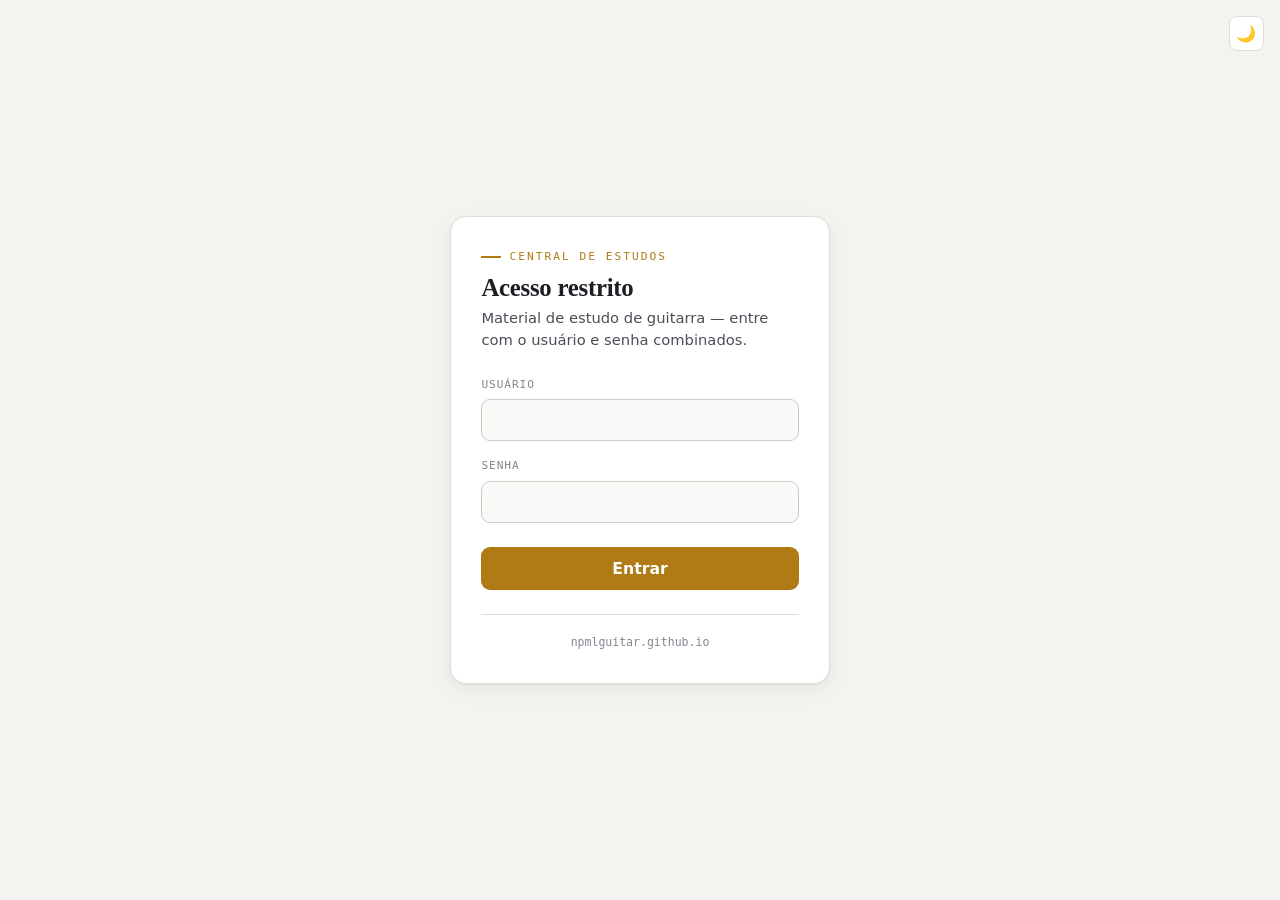
<file: index.html>
<!DOCTYPE html>
<html lang="pt-BR">
<head>
<script src="app-common.js"></script>
<meta charset="UTF-8">
<meta name="viewport" content="width=device-width, initial-scale=1.0">
<title>Central de Estudos — Guitarra</title>
<link rel="stylesheet" href="style.css">
<style>
  .wrap { max-width: 880px; }
  .topbar-inner { max-width: 880px; }
  h1 { font-size:clamp(2rem,6vw,3rem); }
  .lead { font-size:1.08rem; max-width:60ch; margin:0 0 2.2rem; }
  footer { margin-top:3rem; }

  .menu { display:grid; gap: 1rem; }
  .item {
    display:grid; grid-template-columns: auto 1fr auto; align-items:center; gap:1.1rem;
    background:var(--card); border:1px solid var(--line); border-radius:14px;
    padding:1.15rem 1.3rem; box-shadow:var(--shadow); text-decoration:none; color:inherit;
    transition: border-color .15s, transform .15s;
  }
  .item:hover { border-color:var(--brass); transform: translateY(-1px); }
  .item:focus-visible { outline:2px solid var(--focus); outline-offset:3px; }
  .glyph {
    width:3rem; height:3rem; border-radius:10px; display:grid; place-items:center;
    background:var(--brass-wash); border:1px solid var(--brass); font-size:1.35rem; flex:none;
  }
  .item-body .tag { font-family:var(--mono); font-size:.68rem; letter-spacing:.09em; text-transform:uppercase; color:var(--brass-deep); margin-bottom:.15rem; }
  .item-body h2 { font-family:var(--serif); font-size:1.2rem; font-weight:600; margin:0 0 .25rem; }
  .item-body p { margin:0; font-size:.9rem; color:var(--ink-soft); max-width:48ch; }
  .arrow { font-family:var(--mono); color:var(--ink-faint); font-size:1.1rem; }
  .item:hover .arrow { color:var(--brass); }

  .progress {
    margin-top: 2.1rem;
    background: var(--card);
    border: 1px solid var(--line);
    border-radius: 14px;
    padding: 1.2rem 1.2rem 1.05rem;
    box-shadow: var(--shadow);
  }
  .progress-head {
    display: flex;
    align-items: baseline;
    justify-content: space-between;
    gap: .8rem;
    margin-bottom: .7rem;
    flex-wrap: wrap;
  }
  .progress-head h2 {
    margin: 0;
    font-family: var(--serif);
    font-size: 1.35rem;
    font-weight: 600;
  }
  .progress-head .pct {
    font-family: var(--mono);
    font-size: .8rem;
    color: var(--brass-deep);
    border: 1px solid var(--brass);
    border-radius: 999px;
    padding: .12rem .55rem;
    background: var(--brass-wash);
  }
  .meter {
    width: 100%;
    height: 10px;
    border-radius: 999px;
    background: var(--paper-2);
    border: 1px solid var(--line);
    overflow: hidden;
  }
  .meter-fill {
    height: 100%;
    width: 0%;
    background: linear-gradient(90deg, var(--focus), var(--brass));
    transition: width .25s ease;
  }
  .progress-note {
    margin: .75rem 0 0;
    color: var(--ink-soft);
    font-size: .9rem;
  }
  .progress-grid {
    margin-top: .9rem;
    display: grid;
    gap: .6rem;
    grid-template-columns: repeat(2, minmax(0, 1fr));
  }
  @media (max-width: 620px){ .progress-grid { grid-template-columns: 1fr; } }
  .p-card {
    border: 1px solid var(--line);
    border-radius: 10px;
    background: var(--paper-2);
    padding: .7rem .8rem;
  }
  .p-card .k { font-family: var(--mono); font-size: .72rem; color: var(--ink-faint); letter-spacing: .08em; text-transform: uppercase; }
  .p-card .v { margin-top: .2rem; font-weight: 600; }
  .progress-actions {
    margin-top: .85rem;
    display: flex;
    gap: .5rem;
    flex-wrap: wrap;
  }
  .p-btn {
    border: 1px solid var(--line-strong);
    background: var(--paper-2);
    color: var(--ink);
    border-radius: 8px;
    padding: .4rem .7rem;
    font-size: .82rem;
    text-decoration: none;
    font-family: var(--sans);
    cursor: pointer;
  }
  .p-btn:hover { border-color: var(--brass); color: var(--brass-deep); }
  .p-btn:focus-visible { outline: 2px solid var(--focus); outline-offset: 2px; }

  .map { margin-top:2.6rem; }
  .map-head { display:flex; align-items:baseline; gap:.75rem; border-bottom:1px solid var(--line); padding-bottom:.6rem; margin-bottom:1.1rem; }
  .map-head .sec-num { font-family:var(--mono); font-size:.78rem; color:var(--brass); font-weight:600; }
  .map-head h2 { font-family:var(--serif); font-weight:600; font-size:1.3rem; margin:0; }
  .flow { display:flex; flex-wrap:wrap; align-items:center; gap:.5rem; font-size:.92rem; color:var(--ink-soft); }
  .flow b { color:var(--ink); font-weight:600; }
  .flow .sep { color:var(--brass); font-family:var(--mono); }
</style>
</head>
<body>
<div class="topbar"><div class="topbar-inner"><a class="brand" href="index.html">Central de estudos</a><span class="sep">·</span><span>npmlguitar.github.io</span><span class="sep">·</span><a href="#" id="logout">encerrar sessão</a><span class="sep">·</span><button type="button" id="theme-toggle" class="theme-toggle" aria-label="Alternar tema">🌙</button></div></div>
<div class="wrap">
  <header>
    <p class="eyebrow">Método Antônio Lugão · Guitarra</p>
    <h1>Central de estudos: <em>tudo num só lugar</em></h1>
    <p class="lead">Quatro peças do mesmo kit — o cronograma organiza o quando, o guia organiza o quê, os diagramas colocam a mão no braço, e os acordes trazem o repertório harmônico pronto.</p>
  </header>

  <nav class="menu">
    <a class="item" href="cronograma.html">
      <span class="glyph">🗓️</span>
      <span class="item-body">
        <span class="tag">Rotina semanal</span>
        <h2>Cronograma de estudos</h2>
        <p>O ciclo da semana — construção, pentas, campo/modos, aplicação de arpejos e checklist de cobertura.</p>
      </span>
      <span class="arrow">→</span>
    </a>

    <a class="item" href="fundamentos.html">
      <span class="glyph">🎼</span>
      <span class="item-body">
        <span class="tag">Teoria de referência</span>
        <h2>Fundamentos em Dó</h2>
        <p>Vocabulário (arpejos, pentatônica, tétrades), derivação modal, ponte qualidade→modo e aplicação de arpejos.</p>
      </span>
      <span class="arrow">→</span>
    </a>

    <a class="item" href="diagramas.html">
      <span class="glyph">🎸</span>
      <span class="item-body">
        <span class="tag">Prática no braço</span>
        <h2>Diagramas de arpejos</h2>
        <p>Braço horizontal interativo — escolha o tipo e a tônica; só as notas daquela seleção aparecem.</p>
      </span>
      <span class="arrow">→</span>
    </a>

    <a class="item" href="acordes.html">
      <span class="glyph">🎶</span>
      <span class="item-body">
        <span class="tag">Acordes de referência</span>
        <h2>12 variações de Dó</h2>
        <p>Tríade, sétimas, sexta, extensões e as formas diminuta e meio-diminuta — cada uma com o dedilhado sugerido.</p>
      </span>
      <span class="arrow">→</span>
    </a>
  </nav>

  <section class="progress" aria-live="polite">
    <div class="progress-head">
      <h2>Painel de progresso</h2>
      <span class="pct" id="p-overall">0%</span>
    </div>
    <div class="meter" aria-hidden="true"><div class="meter-fill" id="p-fill"></div></div>
    <p class="progress-note" id="p-note">Marque os checklists em Fundamentos e Cronograma para acompanhar sua evolução.</p>
    <div class="progress-grid">
      <div class="p-card"><div class="k">Fundamentos</div><div class="v" id="p-fund">0/10 concluído</div></div>
      <div class="p-card"><div class="k">Cronograma</div><div class="v" id="p-crono">0/19 concluído</div></div>
    </div>
    <div class="progress-actions">
      <a class="p-btn" href="fundamentos.html">Continuar fundamentos</a>
      <a class="p-btn" href="cronograma.html">Continuar cronograma</a>
      <button type="button" class="p-btn" id="p-reset">Resetar checklists</button>
    </div>
  </section>

  <div class="map">
    <div class="map-head"><span class="sec-num">→</span><h2>Como as peças se encaixam</h2></div>
    <p class="flow">
      <b>Cronograma</b> diz quando estudar cada bloco <span class="sep">·</span>
      <b>Fundamentos</b> explica a teoria por trás do bloco <span class="sep">·</span>
      <b>Diagramas</b> coloca a forma no braço para praticar <span class="sep">·</span>
      <b>Acordes</b> traz o repertório harmônico pronto para tocar
    </p>
  </div>

  <footer>Quatro peças, um kit só.</footer>
</div>
<script>
  if (window.NpmlGuitarApp) window.NpmlGuitarApp.initPageUi();

  (function(){
    var FUND_KEY = "npml-guitar-track-v1";
    var CRONO_KEY = "cronograma-guitarra-v1";
    var FUND_TOTAL = 10;
    var CRONO_TOTAL = 19;

    function readCount(key){
      try {
        var saved = JSON.parse(localStorage.getItem(key) || "{}");
        return Object.keys(saved).filter(function(k){ return saved[k] === true; }).length;
      } catch(e) {
        return 0;
      }
    }

    function pct(done, total){
      return total > 0 ? Math.round((done / total) * 100) : 0;
    }

    function note(overallPct){
      if (overallPct >= 90) return "Fase excelente: mantenha manutenção semanal para não perder fluidez.";
      if (overallPct >= 60) return "Ótimo ritmo: finalize as lacunas e comece a transpor para outros tons.";
      if (overallPct >= 30) return "Base em construção: priorize consistência diária nos blocos principais.";
      return "Comece pelo básico: marque pequenas vitórias e mantenha sequência de estudo.";
    }

    function renderProgress(){
      var fundDone = Math.min(readCount(FUND_KEY), FUND_TOTAL);
      var cronoDone = Math.min(readCount(CRONO_KEY), CRONO_TOTAL);
      var done = fundDone + cronoDone;
      var total = FUND_TOTAL + CRONO_TOTAL;
      var overall = pct(done, total);

      var overallEl = document.getElementById("p-overall");
      var fillEl = document.getElementById("p-fill");
      var noteEl = document.getElementById("p-note");
      var fundEl = document.getElementById("p-fund");
      var cronoEl = document.getElementById("p-crono");

      if (overallEl) overallEl.textContent = overall + "%";
      if (fillEl) fillEl.style.width = overall + "%";
      if (noteEl) noteEl.textContent = note(overall);
      if (fundEl) fundEl.textContent = fundDone + "/" + FUND_TOTAL + " concluído";
      if (cronoEl) cronoEl.textContent = cronoDone + "/" + CRONO_TOTAL + " concluído";
    }

    var resetBtn = document.getElementById("p-reset");
    if (resetBtn) {
      resetBtn.addEventListener("click", function(){
        var ok = confirm("Resetar checklists de Fundamentos e Cronograma neste navegador?");
        if (!ok) return;
        try {
          localStorage.removeItem(FUND_KEY);
          localStorage.removeItem(CRONO_KEY);
        } catch(e) {}
        renderProgress();
      });
    }

    renderProgress();
  })();
</script>
</body>
</html>
</file>
<file: style.css>
/* Design tokens + shared components for the guitar study kit.
   Plain CSS custom properties — no preprocessor, no build step,
   matching the "vanilla, sem build" stack described in README.md. */

:root {
  --paper: #F4F3F0; --paper-2: #FBFAF8; --card: #FFFFFF;
  --ink: #1C1E24; --ink-soft: #4A4D56; --ink-faint: #83868F;
  --line: #E0DDD6; --line-strong: #CFCBC2;
  --brass: #B07A15; --brass-deep: #8A5E0C; --brass-wash: #F3E9D4;
  --focus: #2C6E63;
  --shadow: 0 1px 2px rgba(28,30,36,.05), 0 6px 20px rgba(28,30,36,.06);
  --serif: Georgia, 'Iowan Old Style', 'Times New Roman', serif;
  --sans: system-ui, -apple-system, 'Segoe UI', Roboto, sans-serif;
  --mono: ui-monospace, 'SF Mono', 'Cascadia Code', Menlo, Consolas, monospace;
}
@media (prefers-color-scheme: dark) {
  :root {
    --paper:#14161B; --paper-2:#181A20; --card:#1E2129;
    --ink:#E9E7E1; --ink-soft:#B4B2AC; --ink-faint:#7E8089;
    --line:#2B2E37; --line-strong:#3A3F4A;
    --brass:#D5A23F; --brass-deep:#E7BB63; --brass-wash:#2A2418;
    --focus:#55A99B;
    --shadow:0 1px 2px rgba(0,0,0,.3),0 8px 24px rgba(0,0,0,.35);
  }
}
:root[data-theme="light"] {
  --paper:#F4F3F0; --paper-2:#FBFAF8; --card:#FFFFFF;
  --ink:#1C1E24; --ink-soft:#4A4D56; --ink-faint:#83868F;
  --line:#E0DDD6; --line-strong:#CFCBC2;
  --brass:#B07A15; --brass-deep:#8A5E0C; --brass-wash:#F3E9D4;
  --focus:#2C6E63;
  --shadow:0 1px 2px rgba(28,30,36,.05),0 6px 20px rgba(28,30,36,.06);
}
:root[data-theme="dark"] {
  --paper:#14161B; --paper-2:#181A20; --card:#1E2129;
  --ink:#E9E7E1; --ink-soft:#B4B2AC; --ink-faint:#7E8089;
  --line:#2B2E37; --line-strong:#3A3F4A;
  --brass:#D5A23F; --brass-deep:#E7BB63; --brass-wash:#2A2418;
  --focus:#55A99B;
  --shadow:0 1px 2px rgba(0,0,0,.3),0 8px 24px rgba(0,0,0,.35);
}

* { box-sizing: border-box; }

body {
  margin: 0;
  background: var(--paper);
  color: var(--ink);
  font-family: var(--sans);
  line-height: 1.6;
  -webkit-font-smoothing: antialiased;
}

.wrap { margin: 0 auto; padding: clamp(1.5rem, 4vw, 3.5rem) clamp(1rem, 4vw, 2rem) 4rem; }

.backlink { display: inline-flex; align-items: center; gap: .4rem; font-family: var(--mono); font-size: .78rem; color: var(--ink-faint); text-decoration: none; margin-bottom: 1.1rem; }
.backlink:hover { color: var(--brass); }

.eyebrow { font-family: var(--mono); font-size: .72rem; letter-spacing: .18em; text-transform: uppercase; color: var(--brass); margin: 0 0 .9rem; display: flex; align-items: center; gap: .6rem; }
.eyebrow::before { content: ""; width: 26px; height: 2px; background: var(--brass); display: inline-block; }

h1 { font-family: var(--serif); font-weight: 600; line-height: 1.05; letter-spacing: -.01em; text-wrap: balance; margin: 0 0 .7rem; }
h1 em { font-style: italic; color: var(--brass); }

.lead { color: var(--ink-soft); }

footer { border-top: 1px solid var(--line); color: var(--ink-faint); font-size: .82rem; font-family: var(--mono); padding-top: 1.2rem; }

/* topbar — index / cronograma / fundamentos / diagramas / acordes */
.topbar { background: var(--paper-2); border-bottom: 1px solid var(--line); }
.topbar-inner { margin: 0 auto; padding: .55rem clamp(1rem, 4vw, 2rem); display: flex; flex-wrap: wrap; align-items: center; gap: .5rem; font-family: var(--mono); font-size: .78rem; color: var(--ink-faint); }
.topbar a { color: inherit; text-decoration: none; }
.topbar a:hover { color: var(--brass); }
.topbar .brand { color: var(--ink); font-weight: 600; }
.topbar .sep { color: var(--brass); }

.theme-toggle { background: none; border: none; cursor: pointer; font-size: .95rem; padding: 0; margin: 0; line-height: 1; color: inherit; font-family: inherit; }
.theme-toggle:hover { color: var(--brass); }
.theme-toggle:focus-visible { outline: 2px solid var(--focus); outline-offset: 2px; border-radius: 4px; }
</file>
